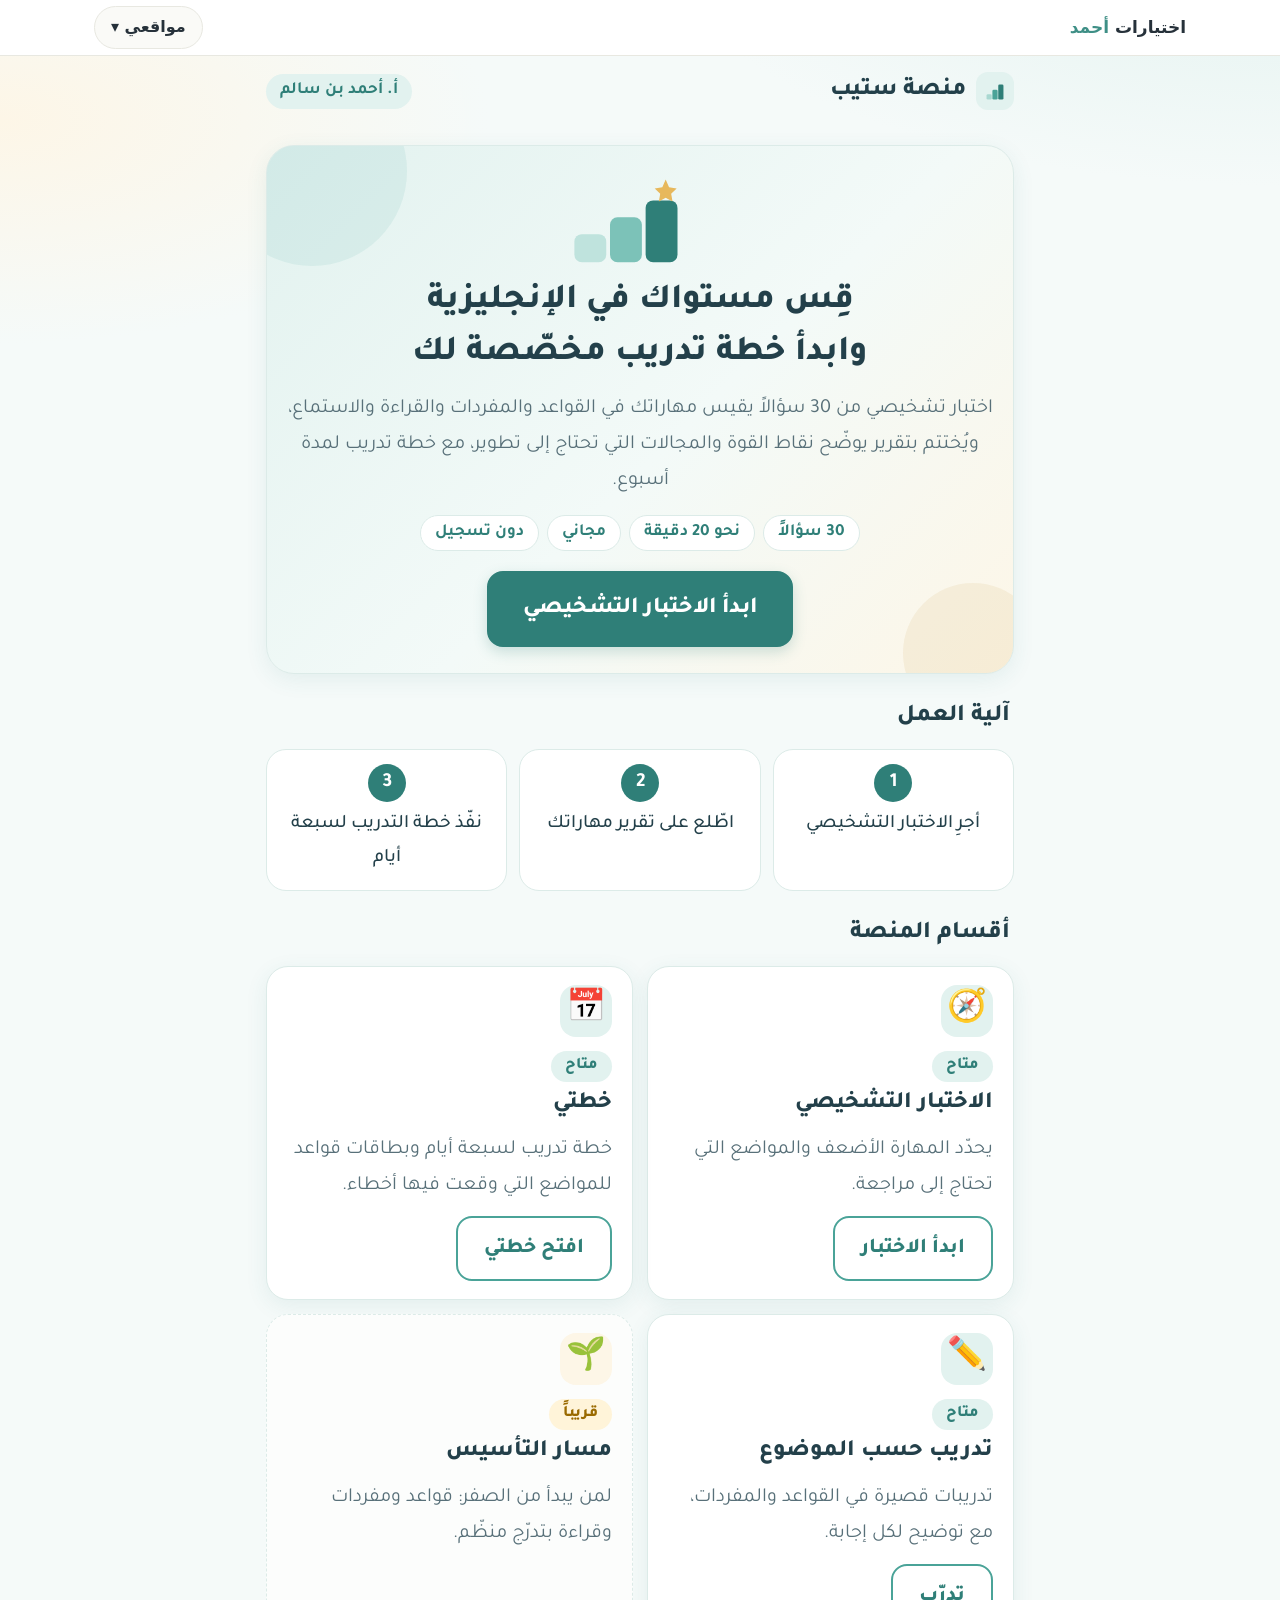
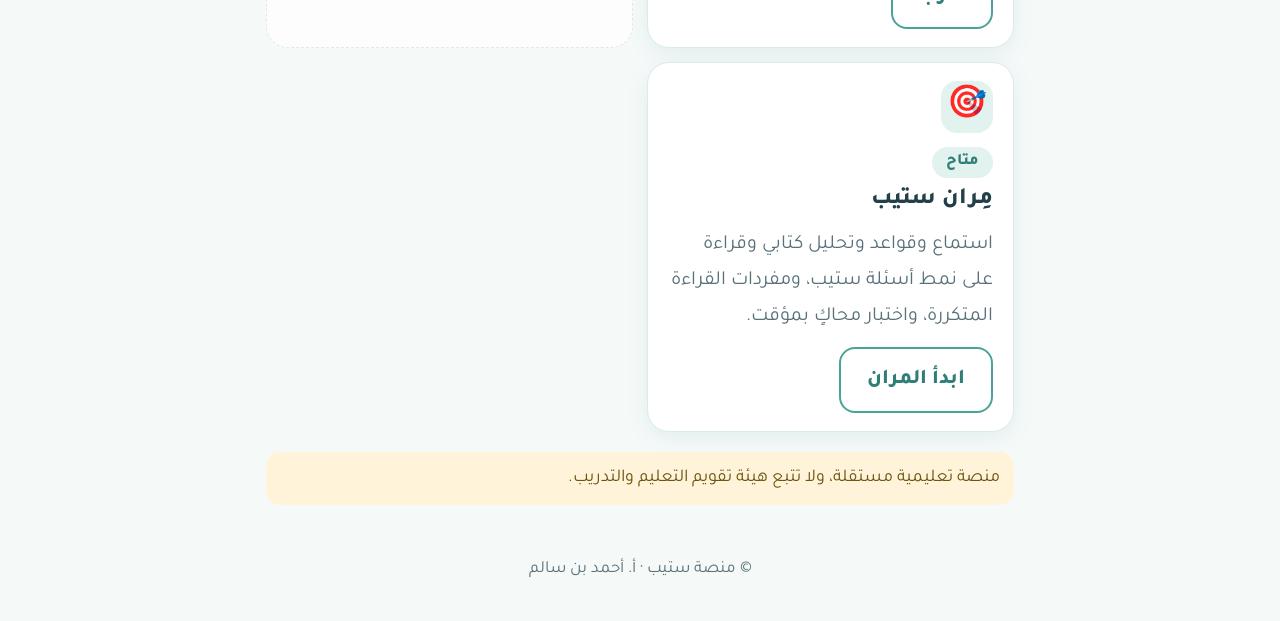
<file: index.html>
<!doctype html>
<html lang="ar" dir="rtl"><head><meta charset="utf-8"><meta name="viewport" content="width=device-width,initial-scale=1">
<title>منصة ستيب · تأسيس وتدريب</title>
<meta name="description" content="اختبار تشخيصي مجاني يقيس مستواك في اللغة الإنجليزية، ويزوّدك بتقرير مفصّل وخطة تدريب أسبوعية مخصّصة.">
<meta name="theme-color" content="#e2f2ef">
<link rel="stylesheet" href="assets/style.css"></head><body>
<header class="top"><a href="./">منصة ستيب</a><small>أ. أحمد بن سالم</small></header>
<main class="wrap">
<section class="hero">
<svg class="stairs" viewBox="0 0 160 100" aria-hidden="true">
<rect x="10" y="62" width="34" height="30" rx="8" fill="#bfe3dd"/>
<rect x="48" y="44" width="34" height="48" rx="8" fill="#7cc2b8"/>
<rect x="86" y="26" width="34" height="66" rx="8" fill="#2f7f78"/>
<path d="M126 22l4 9 9 1.5-6.5 6.2 1.6 9.3-8.1-4.5-8.1 4.5 1.6-9.3-6.5-6.2 9-1.5z" fill="#e7b85c" transform="translate(-6 -16) scale(.9)"/>
</svg>
<h1>قِس مستواك في الإنجليزية<br>وابدأ خطة تدريب مخصّصة لك</h1>
<p>اختبار تشخيصي من 30 سؤالاً يقيس مهاراتك في القواعد والمفردات والقراءة والاستماع، ويُختتم بتقرير يوضّح نقاط القوة والمجالات التي تحتاج إلى تطوير، مع خطة تدريب لمدة أسبوع.</p>
<div class="chips"><span class="chip">30 سؤالاً</span><span class="chip">نحو 20 دقيقة</span><span class="chip">مجاني</span><span class="chip">دون تسجيل</span></div>
<a class="btn big" href="test.html">ابدأ الاختبار التشخيصي</a>
</section>

<h2 class="sec-title">آلية العمل</h2>
<div class="how">
<div><b>1</b><span>أجرِ الاختبار التشخيصي</span></div>
<div><b>2</b><span>اطّلع على تقرير مهاراتك</span></div>
<div><b>3</b><span>نفّذ خطة التدريب لسبعة أيام</span></div>
</div>

<h2 class="sec-title">أقسام المنصة</h2>
<div class="grid two">
<a class="card" href="test.html" style="text-decoration:none;color:inherit"><div class="ico">🧭</div><span class="tag">متاح</span><h3>الاختبار التشخيصي</h3><p>يحدّد المهارة الأضعف والمواضع التي تحتاج إلى مراجعة.</p><span class="btn sec">ابدأ الاختبار</span></a>
<a class="card" href="plan.html" style="text-decoration:none;color:inherit"><div class="ico">📅</div><span class="tag">متاح</span><h3>خطتي</h3><p>خطة تدريب لسبعة أيام وبطاقات قواعد للمواضع التي وقعت فيها أخطاء.</p><span class="btn sec">افتح خطتي</span></a>
<a class="card" href="practice.html" style="text-decoration:none;color:inherit"><div class="ico">✏️</div><span class="tag">متاح</span><h3>تدريب حسب الموضوع</h3><p>تدريبات قصيرة في القواعد والمفردات، مع توضيح لكل إجابة.</p><span class="btn sec">تدرّب</span></a>
<div class="card soonc"><div class="ico">🌱</div><span class="tag soon">قريباً</span><h3>مسار التأسيس</h3><p>لمن يبدأ من الصفر: قواعد ومفردات وقراءة بتدرّج منظّم.</p></div>
<a class="card" href="drill/" style="text-decoration:none;color:inherit"><div class="ico">🎯</div><span class="tag">متاح</span><h3>مِران ستيب</h3><p>استماع وقواعد وتحليل كتابي وقراءة على نمط أسئلة ستيب، ومفردات القراءة المتكررة، واختبار محاكٍ بمؤقت.</p><span class="btn sec">ابدأ المران</span></a>
</div>
<p class="note" style="margin-top:20px">منصة تعليمية مستقلة، ولا تتبع هيئة تقويم التعليم والتدريب.</p>
</main>
<footer>© منصة ستيب · أ. أحمد بن سالم</footer>
<script src="assets/ahmed-shell.js"></script><script src="assets/counter.js"></script></body></html>
</file>
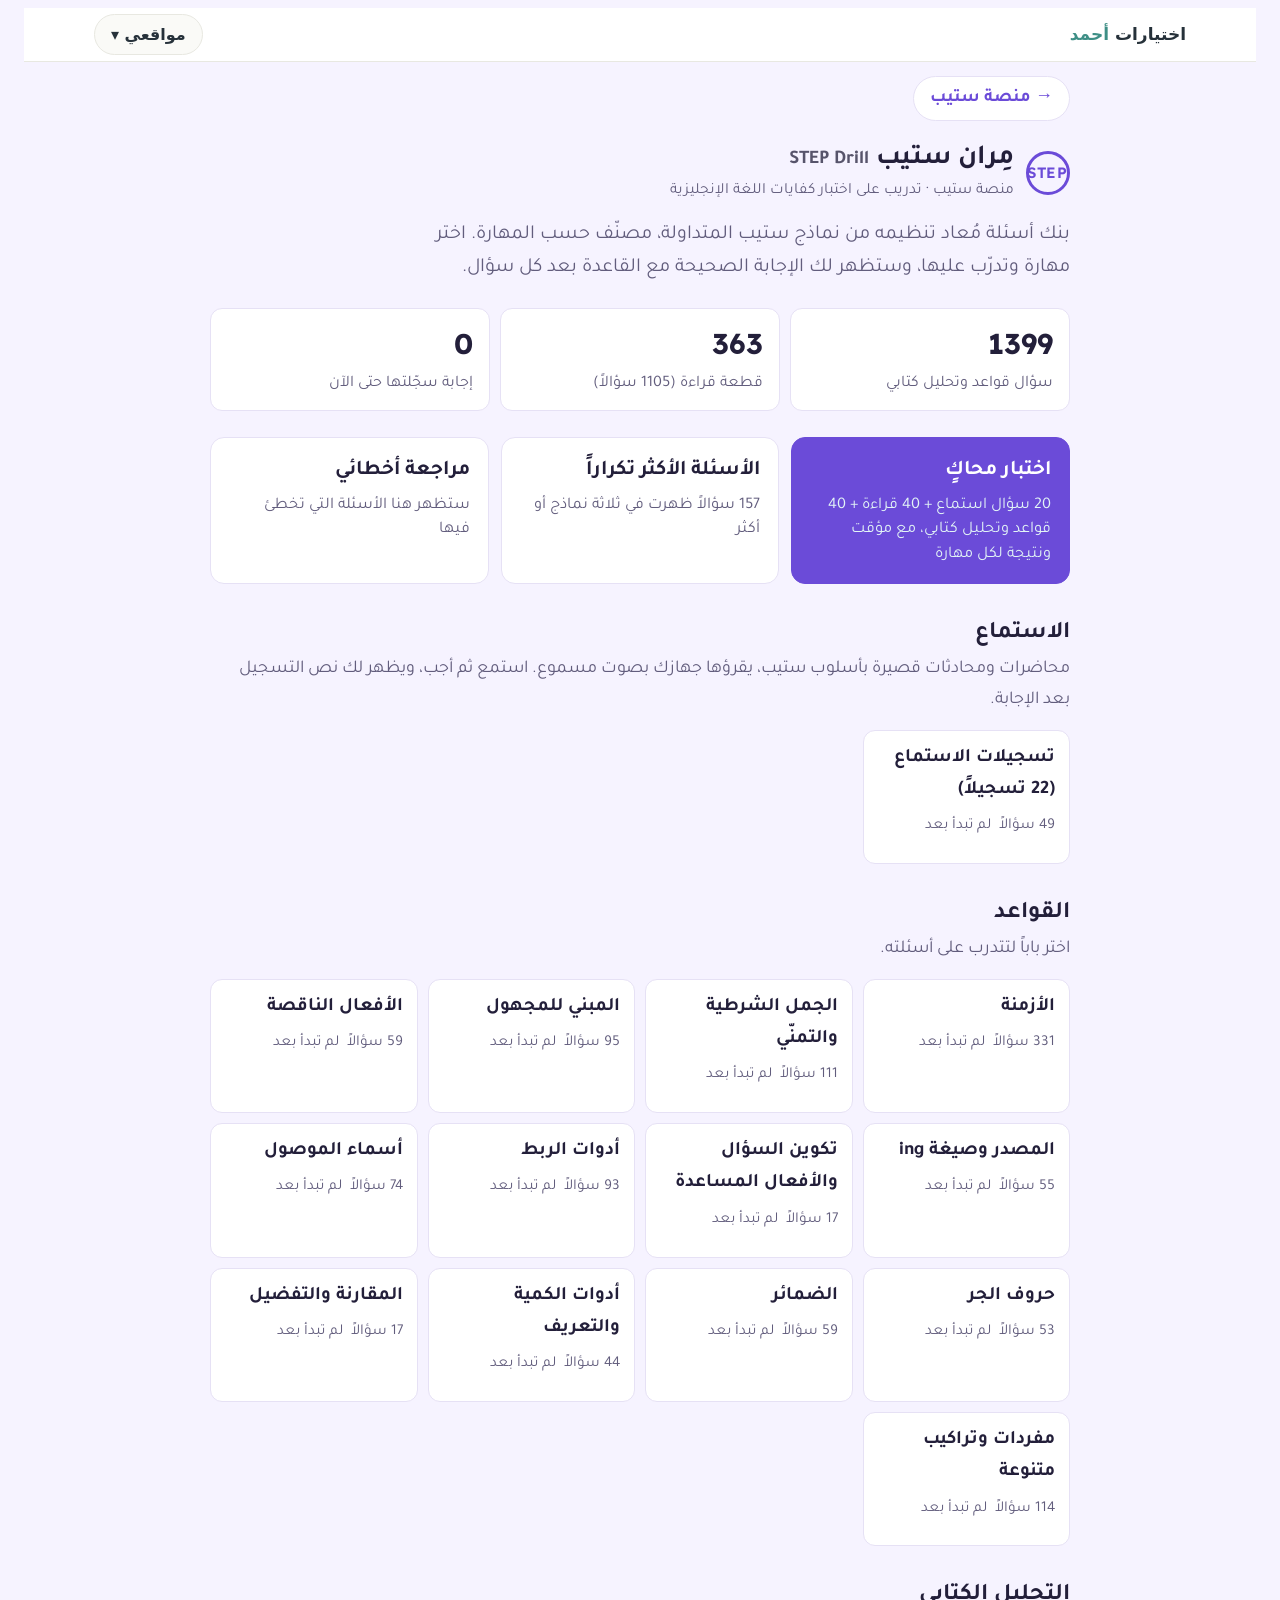
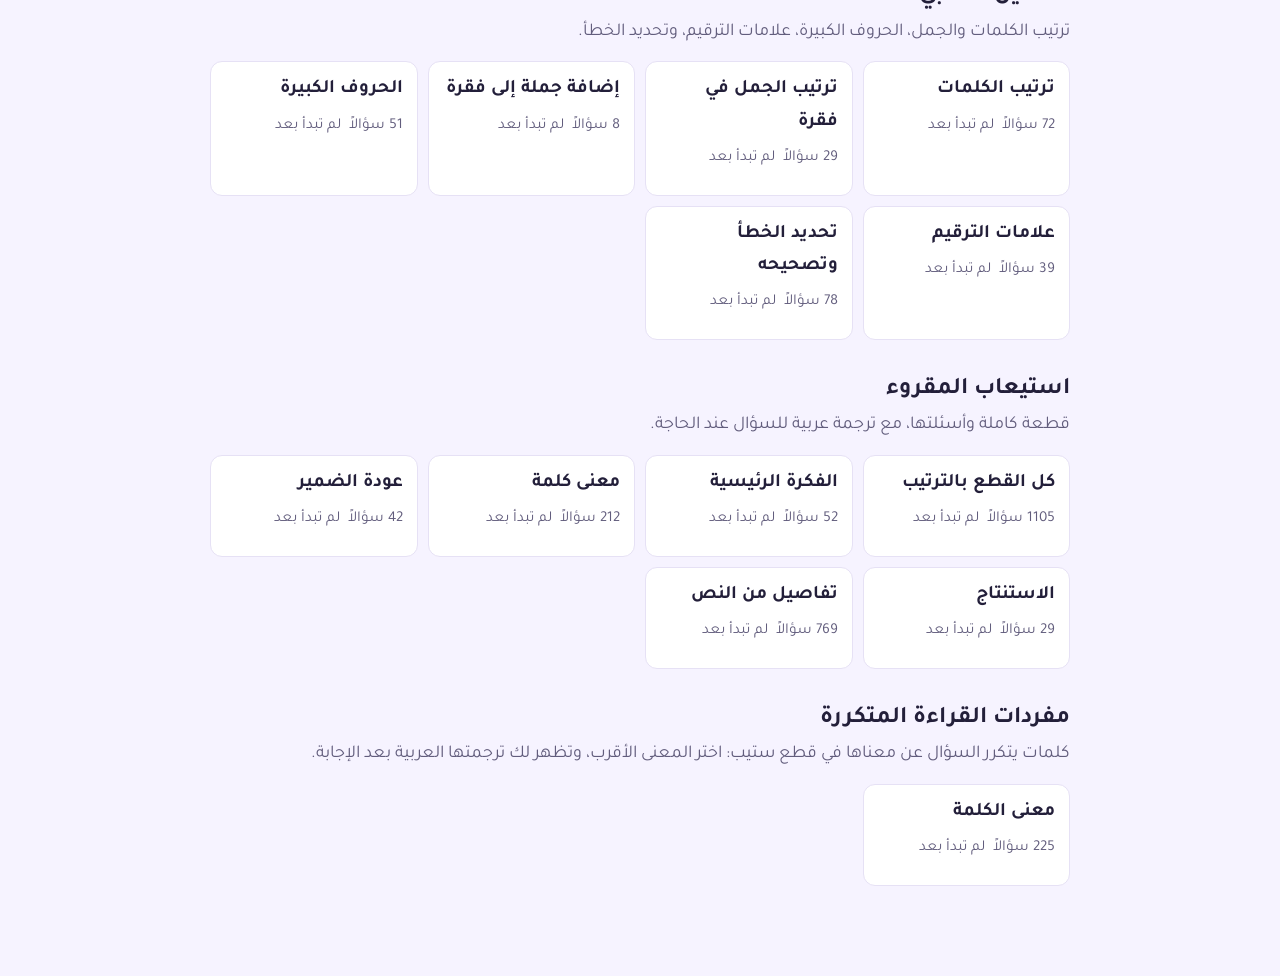
<file: drill/index.html>
<!doctype html>
<html lang="ar" dir="rtl" data-theme="light">
<head>
<meta charset="utf-8">
<meta name="apple-mobile-web-app-title" content="English Club">
<meta name="apple-mobile-web-app-capable" content="yes">
<meta name="mobile-web-app-capable" content="yes">

<meta name="viewport" content="width=device-width,initial-scale=1,viewport-fit=cover">
<title>مِران ستيب · STEP Drill</title>
<meta name="description" content="مِران ستيب: بنك تدريبي مستقل لاختبار ستيب — قواعد وتحليل كتابي وقراءة واختبار محاكٍ.">
<meta name="theme-color" content="#F6F3FF">
<link rel="stylesheet" href="https://fonts.googleapis.com/css2?family=Tajawal:wght@400;500;700;800&family=Lexend:wght@400;500;600&display=swap" media="print" onload="this.media='all'">
<style>
/* Layout: an answer-sheet notebook — one centred column, option letters drawn as OMR bubbles, soft paper tones (single light theme by the teacher's preference). */
:root{
  --paper:#F6F3FF; --sheet:#FFFFFF; --ink:#231f3a; --ink-soft:#625d7d; --line:#e6e1f5;
  --accent:#6B4BD8; --accent-soft:#EEE9FF; --sun:#FFF4D6;
  --good:#16855F; --good-soft:#E3F7EE; --bad:#C9472B; --bad-soft:#FDECE7;
  --ar:Tajawal, "Segoe UI", Tahoma, sans-serif;
  --en:"Lexend", "Segoe UI", Arial, sans-serif;
  color-scheme:light;
}
*{box-sizing:border-box}
html{font-size:19px}
body{background:var(--paper);color:var(--ink);font-family:var(--ar);line-height:1.7;
  padding-left:max(16px,env(safe-area-inset-left,0px));padding-right:max(16px,env(safe-area-inset-right,0px));padding-block:0 48px}
.wrap{max-width:860px;margin:0 auto}
button{font:inherit;color:inherit;cursor:pointer}
button:focus-visible,a:focus-visible,select:focus-visible{outline:3px solid var(--accent);outline-offset:2px}
h1,h2,h3{text-wrap:balance;line-height:1.35;margin:0}
.en{font-family:var(--en);direction:ltr;text-align:left;unicode-bidi:isolate}

/* header */
header.top{display:flex;align-items:center;justify-content:space-between;gap:12px;padding-block:20px 8px;flex-wrap:wrap}
.brand{display:flex;align-items:center;gap:12px}
.brand .mark{width:44px;height:44px;border-radius:50%;border:3px solid var(--accent);display:grid;place-items:center;font-family:var(--en);font-weight:600;color:var(--accent);font-size:15px;letter-spacing:.5px}
.brand h1{font-size:1.45rem;font-weight:700}
.brand small{display:block;color:var(--ink-soft);font-size:.82rem;font-weight:400}
.home-btn{background:none;border:1.5px solid var(--line);border-radius:999px;padding:6px 16px;font-size:.9rem;color:var(--ink-soft)}
.home-btn:hover{border-color:var(--accent);color:var(--accent)}

/* home */
.intro{font-size:1.05rem;color:var(--ink-soft);max-width:62ch;margin:6px 0 22px}
.stats-row{display:flex;gap:10px;flex-wrap:wrap;margin-bottom:26px}
.stat{background:var(--sheet);border:1px solid var(--line);border-radius:12px;padding:10px 16px;min-width:120px;flex:1}
.stat b{display:block;font-size:1.5rem;font-family:var(--en);font-variant-numeric:tabular-nums;color:var(--ink)}
.stat span{font-size:.85rem;color:var(--ink-soft)}
.quick{display:grid;grid-template-columns:repeat(auto-fit,minmax(230px,1fr));gap:12px;margin-bottom:34px}
.quick button{background:var(--sheet);border:1.5px solid var(--line);border-radius:14px;padding:16px 18px;text-align:right;display:flex;flex-direction:column;gap:4px}
.quick button:hover{border-color:var(--accent)}
.quick button.primary{background:var(--accent);border-color:var(--accent);color:#fff}
.quick button.primary small{color:#E3F5F6}
.quick b{font-size:1.1rem}
.quick small{color:var(--ink-soft);font-size:.86rem;line-height:1.5}
section.block{margin-bottom:34px}
section.block h2{font-size:1.25rem;margin-bottom:4px}
section.block p.sub{color:var(--ink-soft);margin:0 0 14px;font-size:.95rem}
.cats{display:grid;grid-template-columns:repeat(auto-fill,minmax(200px,1fr));gap:10px}
.cat{background:var(--sheet);border:1px solid var(--line);border-radius:12px;padding:12px 14px;text-align:right;display:flex;flex-direction:column;gap:6px}
.cat:hover{border-color:var(--accent);background:var(--accent-soft)}
.cat .nm{font-weight:600;font-size:1rem}
.cat .meta{display:flex;justify-content:space-between;align-items:center;font-size:.8rem;color:var(--ink-soft);gap:8px}
.bar{height:6px;border-radius:99px;background:var(--line);overflow:hidden}
.bar i{display:block;height:100%;background:var(--good);border-radius:99px}
.note{background:var(--sheet);border:1px dashed var(--line);border-radius:12px;padding:14px 18px;font-size:.88rem;color:var(--ink-soft)}

/* practice */
.ptop{display:flex;align-items:center;justify-content:space-between;gap:12px;flex-wrap:wrap;margin:10px 0 14px}
.ptop h2{font-size:1.2rem}
.chip{display:inline-flex;align-items:center;gap:6px;font-size:.8rem;padding:3px 10px;border-radius:999px;background:var(--accent-soft);color:var(--accent);font-weight:500}
.chip.hot{background:var(--sun);color:#8A6A00}
.progress{font-family:var(--en);font-variant-numeric:tabular-nums;color:var(--ink-soft);font-size:.95rem}
.qcard{background:var(--sheet);border:1px solid var(--line);border-radius:16px;padding:22px 22px 18px}
.qmeta{display:flex;gap:8px;flex-wrap:wrap;margin-bottom:12px}
.stem{font-size:1.3rem;line-height:1.75;white-space:pre-line;margin-bottom:18px;overflow-wrap:anywhere}
.stem u{text-decoration-thickness:2px;text-underline-offset:4px;text-decoration-color:var(--accent)}
.stem .blank{display:inline-block;min-width:4.5em;border-bottom:2.5px solid var(--ink-soft);margin:0 2px;transform:translateY(-4px)}
.qar{font-family:var(--ar);direction:rtl;text-align:right;color:var(--ink-soft);font-size:1rem;margin:-8px 0 14px}
.opts{display:flex;flex-direction:column;gap:10px}
.opt{display:flex;align-items:flex-start;gap:14px;background:var(--paper);border:1.5px solid var(--line);border-radius:12px;padding:12px 14px;text-align:left;font-size:1.15rem;line-height:1.6;width:100%}
.opt:hover:not([disabled]){border-color:var(--accent)}
.opt .bub{flex:none;width:34px;height:34px;border-radius:50%;border:2px solid var(--ink-soft);display:grid;place-items:center;font-weight:600;font-size:.95rem;color:var(--ink-soft);font-family:var(--en);margin-top:1px}
.opt .tx{flex:1;min-width:0;overflow-wrap:anywhere}
.opt.right{background:var(--good-soft);border-color:var(--good)}
.opt.right .bub{background:var(--good);border-color:var(--good);color:#fff}
.opt.wrong{background:var(--bad-soft);border-color:var(--bad)}
.opt.wrong .bub{background:var(--bad);border-color:var(--bad);color:#fff}
.opt.picked .bub{background:var(--ink-soft);border-color:var(--ink-soft);color:#fff}
.opt[disabled]{cursor:default}
.feedback{margin-top:16px;border-radius:12px;padding:14px 16px;font-size:1rem}
.feedback.ok{background:var(--good-soft)}
.feedback.no{background:var(--bad-soft)}
.feedback b.v{display:block;font-size:1.05rem;margin-bottom:4px}
.feedback .why{border-radius:10px;padding:10px 14px;margin-top:10px;font-size:1.08rem;line-height:1.8;background:#fff}
.feedback .why b{display:block;margin-bottom:2px}
.feedback .why.bad{border-inline-start:5px solid var(--bad)}
.feedback .why.bad b{color:var(--bad)}
.feedback .why.good{border-inline-start:5px solid var(--good)}
.feedback .why.good b{color:var(--good)}
.feedback .why .en{font-weight:600}
.feedback .clue{background:var(--sun);border-radius:8px;padding:8px 12px;margin-top:8px}
details.rule{margin-top:10px;background:var(--sheet);border:1px solid var(--line);border-radius:10px;padding:8px 14px}
details.rule summary{cursor:pointer;font-weight:600;color:var(--accent)}
details.rule ul{margin:8px 0 4px;padding-inline-start:20px}
details.rule li{margin-bottom:4px}
.navrow{direction:ltr;display:flex;justify-content:space-between;gap:10px;margin-top:16px;flex-wrap:wrap}
.btn{border:none;border-radius:12px;padding:11px 22px;font-weight:600;font-size:1rem;background:var(--accent);color:#fff}
.btn.ghost{background:none;border:1.5px solid var(--line);color:var(--ink-soft)}
.btn.ghost:hover{border-color:var(--accent);color:var(--accent)}
.btn[disabled]{opacity:.45;cursor:default}

/* reading */
.rgrid{display:grid;grid-template-columns:1fr;gap:16px}
@media (min-width:980px){.wrap.wide{max-width:1240px}.rgrid{grid-template-columns:1.05fr 1fr;align-items:start}.passage{position:sticky;top:12px;max-height:calc(100vh - 24px);overflow:auto}}
.passage{background:var(--sheet);border:1px solid var(--line);border-radius:16px;padding:18px 22px}
.passage h3{font-size:1rem;color:var(--ink-soft);font-weight:500;margin-bottom:8px}
.passage .en p{font-size:1.1rem;line-height:1.85;margin:0 0 12px}
.passage details summary{cursor:pointer;color:var(--accent);font-weight:600}
.tip{font-size:.9rem;color:var(--ink-soft);background:var(--accent-soft);border-radius:10px;padding:8px 12px;margin-bottom:12px}

/* results */
.result{background:var(--sheet);border:1px solid var(--line);border-radius:16px;padding:24px}
.score{font-family:var(--en);font-size:3rem;font-weight:600;font-variant-numeric:tabular-nums;color:var(--accent);line-height:1.1}
.rows{display:flex;flex-direction:column;gap:10px;margin:18px 0}
.rowc{display:grid;grid-template-columns:minmax(0,1fr) 80px;gap:12px;align-items:center}
.rowc .bar{height:10px}
.rowc span{font-family:var(--en);font-variant-numeric:tabular-nums;text-align:left}
.timer{font-family:var(--en);font-variant-numeric:tabular-nums;color:var(--ink-soft)}
.empty{text-align:center;padding:40px 16px;color:var(--ink-soft)}
footer{margin-top:40px;font-size:.8rem;color:var(--ink-soft);text-align:center;line-height:1.8}
@media (max-width:520px){html{font-size:17px}.qcard{padding:16px 14px}.stem{font-size:1.2rem}.opt{font-size:1.08rem}}
@media (prefers-reduced-motion:no-preference){.opt{transition:border-color .15s,background .15s}}

.back{display:inline-flex;align-items:center;gap:6px;text-decoration:none;color:var(--accent);font-weight:700;background:#fff;border:1px solid var(--line);border-radius:999px;padding:6px 16px;font-size:.95rem;margin-top:14px}
</style>
</head>
<body>

<div class="wrap" id="app" dir="rtl"></div>

<script src="data.js"></script>
<script src="listening.js"></script>
<script src="explain.js"></script>
<script>
const D = window.STEP_DATA;
const CATS = {
  tenses:'الأزمنة', conditionals:'الجمل الشرطية والتمنّي', passive:'المبني للمجهول', modals:'الأفعال الناقصة',
  gerund_inf:'المصدر وصيغة ing', questions:'تكوين السؤال والأفعال المساعدة', conjunctions:'أدوات الربط',
  relative:'أسماء الموصول', prepositions:'حروف الجر', pronouns:'الضمائر', quantifiers:'أدوات الكمية والتعريف',
  comparatives:'المقارنة والتفضيل', vocab:'مفردات وتراكيب متنوعة',
  word_order:'ترتيب الكلمات', paragraph_order:'ترتيب الجمل في فقرة', add_clause:'إضافة جملة إلى فقرة',
  capitalization:'الحروف الكبيرة', punctuation:'علامات الترقيم', error_id:'تحديد الخطأ وتصحيحه'
};
const GRAMMAR_CATS = ['tenses','conditionals','passive','modals','gerund_inf','questions','conjunctions','relative','prepositions','pronouns','quantifiers','comparatives','vocab'];
const ANALYSIS_CATS = ['word_order','paragraph_order','add_clause','capitalization','punctuation','error_id'];
const RTYPES = {main:'الفكرة الرئيسية', vocab:'معنى كلمة', ref:'عودة الضمير', infer:'الاستنتاج', detail:'تفاصيل من النص', not:'ما لم يُذكر'};

const RULES = {
  tenses:['ابحث أولاً عن كلمة الزمن في الجملة، فهي مفتاح الإجابة.',
    'الماضي البسيط (V2): yesterday / ago / last week / in 2010.',
    'المضارع المستمر (am/is/are + V-ing): now / right now / at the moment / Look!',
    'المضارع التام (have/has + V3): already / yet / just / ever / never / since / for.',
    'الماضي المستمر (was/were + V-ing): حدث كان جارياً حين قطعه حدث آخر بالماضي البسيط (when / while).',
    'الماضي التام (had + V3): الحدث الأسبق من حدثين في الماضي، ومعه غالباً by the time / before / after.',
    'بعد when / after / as soon as في جملة عن المستقبل نستخدم المضارع البسيط لا will.'],
  conditionals:['النوع الأول: If + مضارع بسيط ← will + فعل. (If it rains, I will stay.)',
    'النوع الثاني: If + ماضٍ بسيط ← would + فعل. (If I were rich, I would travel.)',
    'النوع الثالث: If + had + V3 ← would have + V3.',
    'مع I wish / If only للحاضر نستخدم الماضي (were)، وللماضي نستخدم had + V3.',
    'unless تعني if ... not.'],
  passive:['المبني للمجهول = be (بزمن الجملة) + التصريف الثالث V3.',
    'إذا كان الفاعل غير مذكور أو مجهولاً (by someone) فالجملة غالباً مبنية للمجهول.',
    'مثال: The book was written in 1603. / The pizza is going to be delivered.',
    'بعد الأفعال الناقصة: can / should / must + be + V3.'],
  modals:['بعد الأفعال الناقصة يأتي الفعل في المصدر بدون to: must go، لا must to go.',
    'must / have to: الوجوب. had to: الوجوب في الماضي.',
    'could: القدرة في الماضي أو طلب مهذب. would you ...? طلب مهذب.',
    'might / may: الاحتمال. should: النصيحة.',
    'must have + V3: استنتاج مؤكد عن الماضي.'],
  gerund_inf:['بعد حروف الجر يأتي الفعل بصيغة ing: after graduating، interested in learning.',
    'أفعال يتبعها ing: enjoy, finish, stop, keep, avoid, mind, suggest.',
    'أفعال يتبعها to + فعل: want, decide, hope, plan, need, agree, ask someone to.',
    'stop + ing = توقف عن الفعل. stop + to = توقف لكي يفعل شيئاً.',
    'make / let + مفعول + فعل بدون to: let him stay.'],
  questions:['الفعل المساعد يتبع زمن الجملة: Do / Does للمضارع، Did للماضي.',
    'بعد do / does / did يأتي الفعل في المصدر: Did you remember...?',
    'في السؤال غير المباشر (I don\'t know where...) يأتي الترتيب كالجملة الخبرية: where the files are kept.'],
  conjunctions:['because / since: للسبب. so: للنتيجة.',
    'but / however / although / even though: للتناقض. however يسبقها غالباً فاصلة منقوطة.',
    'neither ... nor / either ... or / both ... and: أزواج ثابتة.',
    'in order to + فعل: للغرض. for example: لضرب مثال. in addition: للإضافة.'],
  relative:['who: للعاقل (فاعل). whom: للعاقل (مفعول به). which: لغير العاقل.',
    'whose: للملكية (The boy whose bike...). where: للمكان.',
    'لا نكرر الضمير بعد اسم الموصول: who works، لا who he works.'],
  prepositions:['in: الشهور والسنوات والمدن وأجزاء اليوم (in May, in the evening).',
    'on: الأيام والتواريخ (on Monday). at: الوقت المحدد والأماكن الدقيقة (at 7 PM, at night).',
    'for + مدة (for three years). since + نقطة بداية (since 2005).'],
  pronouns:['ضمائر الفاعل: I, he, she, we, they. ضمائر المفعول: me, him, her, us, them.',
    'ضمائر الملكية المستقلة: mine, yours, his, hers, ours, theirs (a friend of mine).',
    'الضمائر الانعكاسية: myself, yourself, themselves... ولا وجود لـ theirselves.',
    'each other: كل منهما للآخر.'],
  quantifiers:['many / a few / few: مع المعدود (friends, pages).',
    'much / a little / little: مع غير المعدود (money, experience, water).',
    'a lot of / lots of: مع النوعين. any: في النفي والسؤال غالباً.',
    'the: لشيء محدد معروف للطرفين.'],
  comparatives:['المقارنة بين اثنين: صفة + er + than أو more + صفة + than.',
    'التفضيل: the + صفة + est أو the most + صفة.',
    'المساواة: as + صفة + as.',
    'لا نجمع بين more و er: earlier، لا more earlier.'],
  vocab:['اقرأ الجملة كاملة قبل النظر في الخيارات.',
    'جرّب وضع كل خيار في الفراغ واقرأ الجملة بصوت داخلي.',
    'انتبه للكلمات المصاحبة الثابتة مثل: look after, interested in, too ... to.'],
  word_order:['ابدأ بالخيار الذي يبدو طبيعياً: فاعل ← فعل ← مفعول ← مكان ← زمان.',
    'استبعد الخيارات التي تفصل الفعل عن مفعوله أو تبدأ بأداة ربط بلا معنى.',
    'العبارة الوصفية تأتي بجوار الاسم الذي تصفه مباشرة.'],
  paragraph_order:['ابحث عن الجملة الافتتاحية: تقدّم الشخص أو الموضوع ولا تحتوي على ضمير يعود على شيء سابق.',
    'كلمات التسلسل تدلك على الترتيب: First / To start ← Then ← Eventually / Finally.',
    'الضمائر (he, she, it) تأتي بعد ذكر الاسم.'],
  add_clause:['اقرأ الجملة المطلوب إضافتها وحدد علاقتها: سبب؟ زمن؟ نتيجة؟',
    'ضعها مع كل جملة في الفقرة واختر الأنسب معنى.'],
  capitalization:['تبدأ بحرف كبير: بداية الجملة، الضمير I، أسماء الأشخاص والأماكن والدول واللغات والجنسيات.',
    'الأيام والشهور: Monday, August. أما الفصول فلا: summer, winter.',
    'الألقاب قبل الاسم: Mr., Doctor, Princess Layla. وأسماء المؤسسات: King Saud University.',
    'المواد الدراسية لا تبدأ بحرف كبير إلا اللغات: math, chemistry, English.'],
  punctuation:['الفاصلة بعد العبارة الافتتاحية: After school ended, we...',
    'الفاصلة المنقوطة قبل however وبين جملتين مستقلتين.',
    'الفاصلة العليا للملكية: Ali\'s car، وللاختصار: doesn\'t, who\'s.',
    'علامة الاستفهام للسؤال، وعلامة التعجب بعد What a ...!'],
  error_id:['اقرأ الجملة كاملة وابحث عن خطأ في: الزمن، توافق الفعل مع الفاعل، صيغة الفعل، الجمع.',
    'أخطاء متكررة: he have ← has، childs ← children، like run ← like running، explained me ← explained to me.',
    'تكرار الضمير بعد الفاعل خطأ: My father he gave ← My father gave.']
};
const RTIPS = {
  main:'اقرأ الجملة الأولى من كل فقرة، فالفكرة الرئيسية تشمل النص كله لا تفصيلاً واحداً.',
  vocab:'ارجع إلى الكلمة في الفقرة المذكورة، واستبدلها بكل خيار، واختر ما يحافظ على المعنى.',
  ref:'الضمير يعود غالباً على أقرب اسم مناسب قبله في الجملة نفسها أو السابقة.',
  infer:'الإجابة غير مكتوبة حرفياً، لكنها تُفهم من النص. استبعد ما يناقضه.',
  detail:'خذ كلمة مميزة من السؤال (اسم، رقم، تاريخ) وابحث عنها في النص.',
  not:'تحقق من كل خيار في النص، والخيار الذي لا تجده هو الإجابة.'
};

/* ---------- storage (per student, in this browser) ---------- */
const store = {
  get(k, d){ try{ const v = localStorage.getItem('step.'+k); return v ? JSON.parse(v) : d; }catch(e){ return d; } },
  set(k, v){ try{ localStorage.setItem('step.'+k, JSON.stringify(v)); }catch(e){} }
};
let stats = store.get('stats', {});     // key -> [right, total]
let wrongs = store.get('wrongs', {});   // qkey -> 1
// Honor-board points: each question answered right counts once (step.ok = {qkey: 1}), 7 points + the streak bonus 🔥.
let okKeys = store.get('ok', {});
function record(key, cat, ok){
  const s = stats[cat] || [0,0]; s[1]++; if(ok) s[0]++; stats[cat] = s;
  if(ok) delete wrongs[key]; else wrongs[key] = 1;
  const fresh = ok && !okKeys[key]; if(fresh){ okKeys = store.get('ok', okKeys); okKeys[key] = 1; store.set('ok', okKeys); }
  store.set('stats', stats); store.set('wrongs', wrongs);
  if(window.clubCombo) window.clubCombo.hit(ok, fresh);
  return fresh;
}

/* ---------- question model ---------- */
const G = D.g.map((q,i)=>({key:'g'+i, kind:'g', cat:q[0], stem:q[1], options:q[2], answer:q[3], freq:q[4], hint:q[5]}));
const R = D.r.map((p,i)=>({key:'p'+i, title:p[0], paras:p[1], freq:p[2],
  qs:p[3].map((q,j)=>({key:'p'+i+'.'+j, kind:'r', pi:i, cat:'r_'+q[4], rtype:q[4], stem:q[0], ar:q[1], options:q[2], answer:q[3], freq:q[5]}))}));
const RQ = R.flatMap(p=>p.qs);
const LR = (window.STEP_LISTEN||[]);
const LQ = LR.flatMap((r,ri)=>r.q.map((q,j)=>({key:'l'+ri+'.'+j, kind:'l', ri, cat:'listen', stem:q[0], options:q[1], answer:q[2], freq:1, hint:''})));
/* speech */
let VOICES = [];
function loadVoices(){ try{ VOICES = speechSynthesis.getVoices().filter(v=>/^en[-_]/i.test(v.lang)); }catch(e){} }
try{ loadVoices(); speechSynthesis.onvoiceschanged = loadVoices; }catch(e){}
function pickVoice(n){ if(!VOICES.length) return null; const us = VOICES.filter(v=>/en[-_]US/i.test(v.lang)); const pool = us.length>1?us:VOICES; return pool[n % pool.length]; }
let speakingRi = null;
function stopSpeech(){ try{ speechSynthesis.cancel(); }catch(e){} speakingRi = null; const b=document.getElementById('playBtn'); if(b) b.textContent='▶ استمع إلى التسجيل'; }
function playRec(ri, rate){
  try{ speechSynthesis.cancel(); }catch(e){}
  const r = LR[ri]; if(!r || !window.speechSynthesis){ alertNoTTS(); return; }
  speakingRi = ri; const b=document.getElementById('playBtn'); if(b) b.textContent='⏸ إيقاف';
  r.L.forEach((ln,i)=>{
    const u = new SpeechSynthesisUtterance(ln[1]);
    u.lang = 'en-US'; u.rate = rate||0.95;
    const v = pickVoice(ln[0]); if(v) u.voice = v;
    if(r.k==='conv' && ln[0]===1 && (!v || VOICES.length<2)) u.pitch = 1.35;
    if(i===r.L.length-1) u.onend = ()=>{ if(speakingRi===ri) stopSpeech(); };
    speechSynthesis.speak(u);
  });
}
function alertNoTTS(){ const n=document.getElementById('ttsNote'); if(n) n.hidden=false; }

const WB = (window.STEP_WORDS||[]).map((w,i)=>({w:w[0], m:w[1], ar:w[2], i}));
function wordQ(x){
  const others = shuffle(WB.filter(y=>y.m!==x.m)).slice(0,3).map(y=>y.m);
  const opts = shuffle([x.m, ...others]);
  return {key:'w'+x.i, kind:'w', cat:'words', stem:'The word “'+x.w+'” is closest in meaning to ______', options:opts, answer:opts.indexOf(x.m), freq:1, hint:'«'+x.w+'» = '+x.ar+' ('+x.m+')'};
}
const BYKEY = Object.fromEntries([...G, ...RQ, ...LQ].map(q=>[q.key,q]));
WB.forEach(x=>{ BYKEY['w'+x.i] = wordQ(x); });

function shuffle(a){ a=a.slice(); for(let i=a.length-1;i>0;i--){const j=Math.floor(Math.random()*(i+1));[a[i],a[j]]=[a[j],a[i]];} return a; }
const esc = s => String(s).replace(/[&<>"]/g, c=>({'&':'&amp;','<':'&lt;','>':'&gt;','"':'&quot;'}[c]));
const $ = s => document.querySelector(s);
const app = $('#app');

function stemHTML(q){
  let h = esc(q.stem).replace(/_{3,}/g, '<span class="blank"></span>');
  if(q.cat === 'error_id' && !/replace/i.test(q.stem)){
    const seen = new Set();
    q.options.map(o=>o.replace(/[.\s]+$/,'')).sort((a,b)=>b.length-a.length).forEach(o=>{
      if(o.length < 2 || seen.has(o)) return; seen.add(o);
      const re = new RegExp('(^|[^\\w>])(' + esc(o).replace(/[.*+?^${}()|[\]\\]/g,'\\$&') + ')(?![\\w<])', 'i');
      h = h.replace(re, (m,a,b)=>a+'<u>'+b+'</u>');
    });
  }
  return h;
}

/* ---------- views ---------- */
function header(showHome){
  return `<a class="back" href="../">→ منصة ستيب</a><header class="top"><div class="brand"><div class="mark">STEP</div><div><h1>مِران ستيب <span dir="ltr" style="font-size:.7em;opacity:.75">STEP Drill</span></h1><small>منصة ستيب · تدريب على اختبار كفايات اللغة الإنجليزية</small></div></div>${showHome?'<button class="home-btn" id="home">قائمة ستيب</button>':''}</header>`;
}
function catTile(cat, n, label){
  const s = stats[cat]; const pct = s && s[1] ? Math.round(100*s[0]/s[1]) : null;
  return `<button class="cat" data-cat="${cat}"><span class="nm">${label}</span>
    <span class="meta"><span>${n} سؤالاً</span><span>${pct===null?'لم تبدأ بعد':'إتقانك '+pct+'٪'}</span></span>
    <span class="bar"><i style="width:${pct||0}%"></i></span></button>`;
}
function home(){
  app.classList.remove('wide');
  const count = c => G.filter(q=>q.cat===c).length;
  const rcount = t => RQ.filter(q=>q.rtype===t).length;
  const answered = Object.values(stats).reduce((a,s)=>a+s[1],0);
  const nWrong = Object.keys(wrongs).filter(k=>BYKEY[k]).length;
  const nHot = G.filter(q=>q.freq>=3).length;
  app.innerHTML = header(false) + `
  <p class="intro">بنك أسئلة مُعاد تنظيمه من نماذج ستيب المتداولة، مصنّف حسب المهارة. اختر مهارة وتدرّب عليها، وستظهر لك الإجابة الصحيحة مع القاعدة بعد كل سؤال.</p>
  <div class="stats-row">
    <div class="stat"><b>${G.length}</b><span>سؤال قواعد وتحليل كتابي</span></div>
    <div class="stat"><b>${R.length}</b><span>قطعة قراءة (${RQ.length} سؤالاً)</span></div>
    <div class="stat"><b>${answered}</b><span>إجابة سجّلتها حتى الآن</span></div>
  </div>
  <div class="quick">
    <button class="primary" id="mock"><b>اختبار محاكٍ</b><small>20 سؤال استماع + 40 قراءة + 40 قواعد وتحليل كتابي، مع مؤقت ونتيجة لكل مهارة</small></button>
    <button id="hot"><b>الأسئلة الأكثر تكراراً</b><small>${nHot} سؤالاً ظهرت في ثلاثة نماذج أو أكثر</small></button>
    <button id="mistakes" ${nWrong?'':'disabled'}><b>مراجعة أخطائي</b><small>${nWrong?nWrong+' سؤالاً أخطأت فيها':'ستظهر هنا الأسئلة التي تخطئ فيها'}</small></button>
  </div>
  <section class="block"><h2>الاستماع</h2><p class="sub">محاضرات ومحادثات قصيرة بأسلوب ستيب، يقرؤها جهازك بصوت مسموع. استمع ثم أجب، ويظهر لك نص التسجيل بعد الإجابة.</p>
    <div class="cats">${catTile('listen', LQ.length, 'تسجيلات الاستماع ('+LR.length+' تسجيلاً)')}</div></section>
  <section class="block"><h2>القواعد</h2><p class="sub">اختر باباً لتتدرب على أسئلته.</p>
    <div class="cats">${GRAMMAR_CATS.filter(c=>count(c)).map(c=>catTile(c,count(c),CATS[c])).join('')}</div></section>
  <section class="block"><h2>التحليل الكتابي</h2><p class="sub">ترتيب الكلمات والجمل، الحروف الكبيرة، علامات الترقيم، وتحديد الخطأ.</p>
    <div class="cats">${ANALYSIS_CATS.filter(c=>count(c)).map(c=>catTile(c,count(c),CATS[c])).join('')}</div></section>
  <section class="block"><h2>استيعاب المقروء</h2><p class="sub">قطعة كاملة وأسئلتها، مع ترجمة عربية للسؤال عند الحاجة.</p>
    <div class="cats">${catTile('r_all', RQ.length, 'كل القطع بالترتيب')}${Object.keys(RTYPES).filter(t=>rcount(t)>2).map(t=>catTile('r_'+t, rcount(t), RTYPES[t])).join('')}</div></section>
  <section class="block"><h2>مفردات القراءة المتكررة</h2><p class="sub">كلمات يتكرر السؤال عن معناها في قطع ستيب: اختر المعنى الأقرب، وتظهر لك ترجمتها العربية بعد الإجابة.</p>
    <div class="cats">${catTile('words', WB.length, 'معنى الكلمة')}</div></section>`;
  app.querySelectorAll('.cat').forEach(b=>b.onclick=()=>startCat(b.dataset.cat));
  $('#mock').onclick = startMock;
  $('#hot').onclick = ()=>startSession('الأسئلة الأكثر تكراراً', shuffle(G.filter(q=>q.freq>=3)));
  const m = $('#mistakes'); if(m) m.onclick = ()=>startSession('مراجعة أخطائي', shuffle(Object.keys(wrongs).map(k=>BYKEY[k]).filter(Boolean)));
  window.scrollTo(0,0);
}
function startCat(cat){
  if(cat==='listen') return startSession('الاستماع', shuffle(LR.map((r,ri)=>ri)).flatMap(ri=>LQ.filter(q=>q.ri===ri)));
  if(cat==='words') return startSession('مفردات القراءة المتكررة', shuffle(WB).map(wordQ));
  if(cat==='r_all') return startSession('استيعاب المقروء', RQ.slice());
  if(cat.startsWith('r_')){ const t=cat.slice(2); return startSession('استيعاب المقروء: '+RTYPES[t], shuffle(RQ.filter(q=>q.rtype===t))); }
  startSession(CATS[cat], shuffle(G.filter(q=>q.cat===cat)));
}

/* ---------- session ---------- */
let S = null;
function startSession(title, list, mock){
  S = {title, list, i:0, answers:{}, mock:!!mock, t0:Date.now()};
  if(window.clubCombo) window.clubCombo.start('sp', '*', mock ? {quiet:true} : null);
  renderQ();
}
function ruleBox(q){
  if(q.kind==='w') return '';
  if(q.kind==='l') return `<details class="rule"><summary>نص التسجيل</summary><div class="en" style="margin-top:8px">${LR[q.ri].L.map(l=>`<p style="margin:0 0 8px">${LR[q.ri].k==='conv'?'<b>'+(l[0]?'B':'A')+':</b> ':''}${esc(l[1])}</p>`).join('')}</div></details>`;
  if(q.kind==='r') return `<div class="tip"><b>طريقة الحل: </b>${RTIPS[q.rtype]||RTIPS.detail}</div>`;
  const r = RULES[q.cat]; if(!r) return '';
  return `<details class="rule"><summary>قاعدة الباب: ${CATS[q.cat]}</summary><ul>${r.map(x=>`<li>${esc(x)}</li>`).join('')}</ul></details>`;
}
function renderQ(){
  const q = S.list[S.i];
  if(!q){ return finish(); }
  const picked = S.answers[S.i];
  const done = picked !== undefined;
  const showFeedback = done && !S.mock;
  const letters = 'ABCD';
  const opts = q.options.map((o,k)=>{
    let cls = 'opt';
    if(showFeedback){ if(k===q.answer) cls+=' right'; else if(k===picked) cls+=' wrong'; }
    else if(done && k===picked) cls+=' picked';
    return `<button class="${cls} en" data-k="${k}" ${showFeedback?'disabled':''}><span class="bub">${letters[k]}</span><span class="tx">${esc(o)}</span></button>`;
  }).join('');
  let passage = '';
  if(q.kind==='l'){
    const r = LR[q.ri];
    passage = `<div class="passage"><h3>${r.k==='conv'?'محادثة':'محاضرة'} قصيرة — استمع ثم أجب</h3>
      <div style="display:flex;gap:10px;flex-wrap:wrap;align-items:center"><button class="btn" id="playBtn">▶ استمع إلى التسجيل</button>
      <label style="font-size:.9rem;color:var(--ink-soft)">السرعة <select id="rate" style="font:inherit;font-size:.9rem;border:1px solid var(--line);border-radius:8px;padding:4px"><option value="0.95">عادية</option><option value="0.8">أبطأ</option><option value="0.65">بطيئة جداً</option></select></label></div>
      <p id="ttsNote" class="tip" hidden style="margin-top:10px">جهازك لا يدعم القراءة الصوتية. جرّب متصفح Chrome، أو افتح «نص التسجيل» بعد الإجابة.</p></div>`;
  }
  if(q.kind==='r'){
    const p = R[q.pi];
    passage = `<div class="passage"><h3>${p.title?esc(p.title):'قطعة القراءة'}</h3><div class="en">${p.paras.map(x=>`<p>${esc(x)}</p>`).join('')}</div></div>`;
  }
  let fb = '';
  if(showFeedback){
    const ok = picked===q.answer;
    const W = (window.STEP_WHY||{})[q.key];
    const goodWhy = (W && W[0]) || q.hint || '';
    const badWhy = (!ok && W && W[1] && W[1][picked]) || '';
    const L = letters;
    let body = '';
    if(ok){
      body = goodWhy ? `<div class="why good"><b>لماذا هي صحيحة؟</b>${esc(goodWhy)}</div>` : '';
    } else {
      body = `<div class="why bad"><b>لماذا اختيارك (${L[picked]}) خطأ؟</b><span class="en">${esc(q.options[picked])}</span><br>${badWhy?esc(badWhy):'هذا الخيار لا يناسب الجملة هنا؛ راجع القاعدة في الأسفل ثم أعد قراءة الجملة مع كل خيار.'}</div>
        <div class="why good"><b>لماذا (${L[q.answer]}) هي الصحيحة؟</b><span class="en">${esc(q.options[q.answer])}</span><br>${goodWhy?esc(goodWhy):'راجع القاعدة في الأسفل: هي التي تفسّر هذا الاختيار.'}</div>`;
    }
    const needRule = !ok && !(badWhy && goodWhy);
    fb = `<div class="feedback ${ok?'ok':'no'}"><b class="v">${ok?'إجابة صحيحة.':'الإجابة الصحيحة: '+L[q.answer]}</b>${body}</div>${needRule?ruleBox(q).replace('<details class="rule">','<details class="rule" open>'):ruleBox(q)}`;
  } else if(q.kind==='r' && !S.mock){ fb = ''; }
  const hot = q.freq>=3 ? `<span class="chip hot">متكرر في ${q.freq} نماذج</span>` : '';
  const catChip = `<span class="chip">${q.kind==='r'?RTYPES[q.rtype]:q.kind==='w'?'معنى الكلمة':q.kind==='l'?'الاستماع':CATS[q.cat]}</span>`;
  const timer = S.mock ? `<span class="timer" id="timer"></span>` : '';
  const qcard = `<div class="qcard"><div class="qmeta">${catChip}${hot}</div>
      <div class="stem en">${stemHTML(q)}</div>
      ${q.ar?`<details class="qar"><summary style="cursor:pointer;color:var(--accent)">ترجمة السؤال</summary>${esc(q.ar)}</details>`:''}
      <div class="opts">${opts}</div>${fb}
      <div class="navrow"><button class="btn ghost" id="prev" ${S.i===0?'disabled':''}>← السابق</button>
      <button class="btn" id="next" ${(!done && !S.mock)?'disabled':''}>${S.i===S.list.length-1?(S.mock?'إنهاء الاختبار':'إنهاء'):'التالي →'}</button></div></div>`;
  app.classList.toggle('wide', q.kind==='r'||q.kind==='l');
  if(speakingRi!==null && (q.kind!=='l' || q.ri!==speakingRi)) stopSpeech();
  app.innerHTML = header(true) + `<div class="ptop"><h2>${esc(S.title)}</h2><span class="progress" dir="ltr">${S.i+1} / ${S.list.length}</span>${timer}</div>` +
    ((q.kind==='r'||q.kind==='l') ? `<div class="rgrid">${passage}<div>${qcard}</div></div>` : qcard);
  const pb = document.getElementById('playBtn');
  if(pb){ if(speakingRi===q.ri) pb.textContent='⏸ إيقاف'; pb.onclick = ()=>{ if(speakingRi===q.ri) stopSpeech(); else playRec(q.ri, +document.getElementById('rate').value); }; }
  $('#home').onclick = ()=>{ stopSpeech(); S=null; home(); };
  app.querySelectorAll('.opt').forEach(b=>b.onclick=()=>{
    if(showFeedback) return;
    const k = +b.dataset.k;
    if(!S.mock){ record(q.key, q.cat, k===q.answer); try{ window.clubSfx && window.clubSfx(k===q.answer?'good':'bad'); }catch(e){} }
    S.answers[S.i] = k; renderQ();
    if(!S.mock){ const f=$('.feedback'); if(f) f.scrollIntoView({block:'nearest',behavior:'smooth'}); }
  });
  $('#prev').onclick = ()=>{ S.i--; renderQ(); };
  $('#next').onclick = ()=>{ S.i++; renderQ(); if(S && S.list[S.i] && (S.list[S.i].kind!==q.kind || (q.kind==='r' && S.list[S.i].pi!==q.pi) || (q.kind==='l' && S.list[S.i].ri!==q.ri))) window.scrollTo(0,0); };
  tick();
}
function tick(){
  const el = $('#timer'); if(!el || !S) return;
  const s = Math.floor((Date.now()-S.t0)/1000);
  el.textContent = String(Math.floor(s/60)).padStart(2,'0')+':'+String(s%60).padStart(2,'0');
}
setInterval(tick, 1000);

function startMock(){
  // ~40 reading questions from whole passages, 26 grammar + 14 analysis
  const ps = shuffle(R.filter(p=>p.qs.length>=2)); const reading = [];
  for(const p of ps){ if(reading.length>=40) break; reading.push(...p.qs.slice(0, 40-reading.length)); }
  const gram = shuffle(G.filter(q=>GRAMMAR_CATS.includes(q.cat))).slice(0,26);
  const ana = shuffle(G.filter(q=>ANALYSIS_CATS.includes(q.cat))).slice(0,14);
  const listen = []; for(const ri of shuffle(LR.map((r,i)=>i))){ if(listen.length>=20) break; listen.push(...LQ.filter(q=>q.ri===ri).slice(0, 20-listen.length)); }
  startSession('اختبار محاكٍ', [...listen, ...reading, ...shuffle([...gram, ...ana])], true);
}
function finish(){
  const list = S.list; let right = 0; const by = {};
  list.forEach((q,i)=>{
    const a = S.answers[i]; const ok = a===q.answer;
    if(S.mock && a!==undefined) record(q.key, q.cat, ok);
    if(ok) right++;
    const g = q.kind==='l' ? 'الاستماع' : q.kind==='w' ? 'مفردات القراءة' : q.kind==='r' ? 'استيعاب المقروء' : (ANALYSIS_CATS.includes(q.cat)?'التحليل الكتابي':CATS[q.cat]);
    by[g] = by[g] || [0,0]; by[g][1]++; if(ok) by[g][0]++;
  });
  const pct = Math.round(100*right/list.length);
  try{ window.clubSfx && window.clubSfx('win'); }catch(e){}
  const mins = Math.round((Date.now()-S.t0)/60000);
  const rows = Object.entries(by).sort((a,b)=>a[1][0]/a[1][1]-b[1][0]/b[1][1]).map(([k,v])=>{
    const p = Math.round(100*v[0]/v[1]);
    return `<div><div style="display:flex;justify-content:space-between;font-size:.95rem"><span>${k}</span><span class="en" style="font-variant-numeric:tabular-nums">${v[0]} / ${v[1]}</span></div><div class="bar" style="height:10px"><i style="width:${p}%;background:${p>=70?'var(--good)':p>=50?'var(--accent)':'var(--bad)'}"></i></div></div>`;
  }).join('');
  app.classList.remove('wide');
  app.innerHTML = header(true) + `<div class="result"><h2 style="font-size:1.2rem;margin-bottom:6px">${esc(S.title)}: النتيجة</h2>
    <div class="score" dir="ltr" style="text-align:right">${right} / ${list.length}</div>
    <p style="color:var(--ink-soft);margin:4px 0 0">نسبة ${pct}٪ ${S.mock?'— الوقت '+mins+' دقيقة':''}</p>${window.clubCombo?window.clubCombo.line():''}
    <h3 style="font-size:1rem;margin-top:20px">حسب المهارة (الأضعف أولاً)</h3><div class="rows">${rows}</div>
    <div class="navrow"><button class="btn" id="again">${S.mock?'اختبار جديد':'إعادة التدريب'}</button><button class="btn ghost" id="review">مراجعة الإجابات</button></div></div>`;
  $('#home').onclick = ()=>{ stopSpeech(); S=null; home(); };
  $('#again').onclick = ()=> S.mock ? startMock() : startSession(S.title, shuffle(list));
  $('#review').onclick = ()=>{ S.mock=false; S.i=0; renderQ(); };
  window.scrollTo(0,0);
}
home();
</script>

<script src="../assets/ahmed-shell.js"></script><script src="../assets/counter.js"></script>
</body>
</html>
</file>
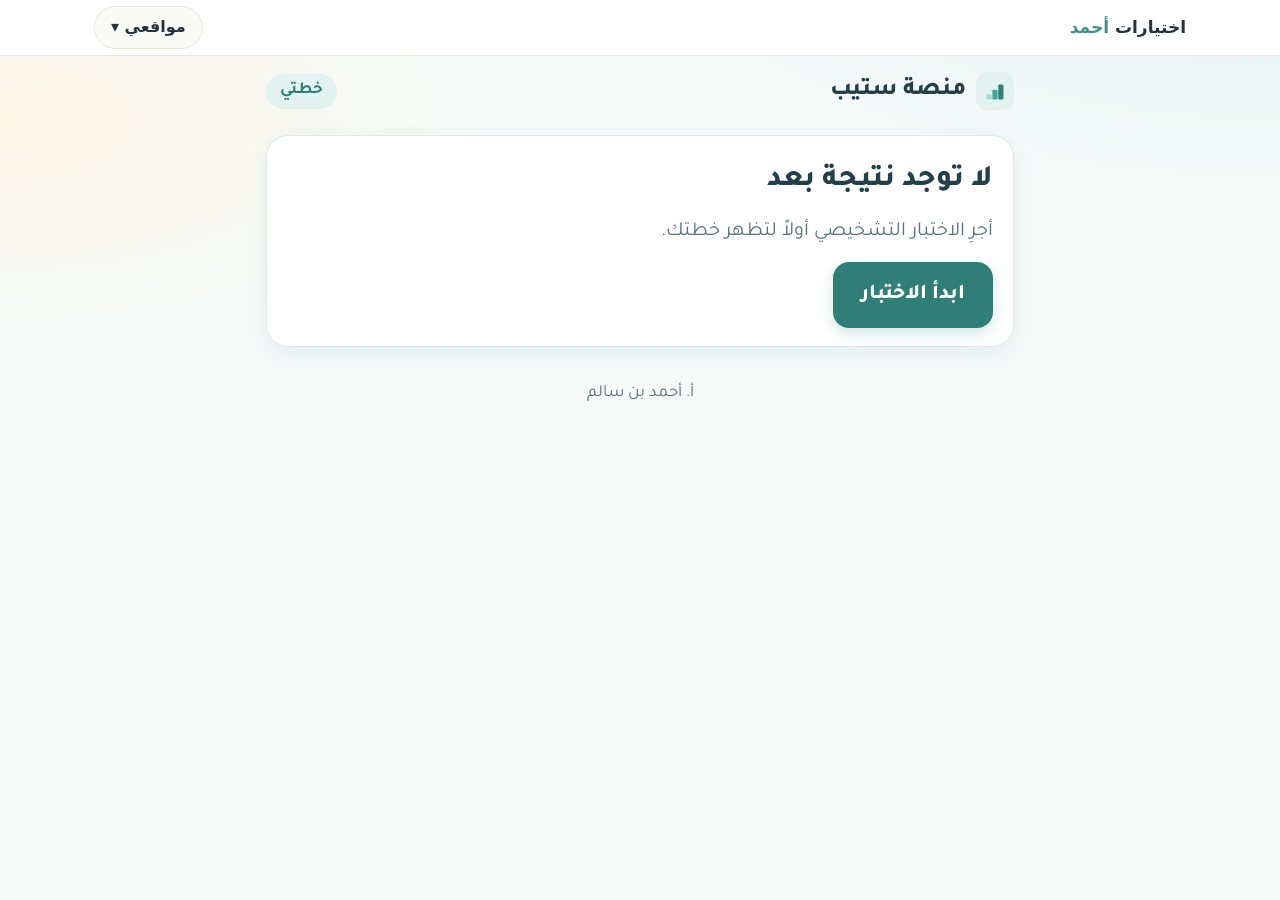
<file: plan.html>
<!doctype html>
<html lang="ar" dir="rtl"><head><meta charset="utf-8"><meta name="viewport" content="width=device-width,initial-scale=1">
<title>خطتي · منصة ستيب</title>
<link rel="stylesheet" href="assets/style.css"></head><body>
<header class="top"><a href="./">منصة ستيب</a><small>خطتي</small></header>
<main class="wrap" id="app"></main>
<footer>أ. أحمد بن سالم</footer>
<script src="assets/data.js"></script><script src="assets/practice.js"></script>
<script>
(function(){
var app=document.getElementById('app'),res=null;
try{res=JSON.parse(localStorage.getItem('stp.result')||'null')}catch(e){}
if(!res){app.innerHTML='<div class="card"><h2>لا توجد نتيجة بعد</h2><p>أجرِ الاختبار التشخيصي أولاً لتظهر خطتك.</p><a class="btn" href="test.html">ابدأ الاختبار</a></div>';return}
var SK={grammar:'القواعد',vocab:'المفردات',reading:'القراءة',listening:'الاستماع'};
var L=function(t){return t.replace(/([A-Za-z][A-Za-z'’ \/\-\.]*[A-Za-z.'])/g,'<bdi dir="ltr">$1</bdi>')};
var pct=function(a){return a[1]?Math.round(a[0]/a[1]*100):0};
var R=0,T=0;Object.keys(res.skills).forEach(function(k){R+=res.skills[k][0];T+=res.skills[k][1]});
var all=Math.round(R/T*100);
var level=all<45?{n:'مستوى التأسيس',d:'يُنصح بتقوية القواعد والمفردات الأساسية أولاً، ثم الانتقال إلى التدريب.'}:all<70?{n:'مستوى متوسط',d:'أساسك جيد، والتدريب المركّز على المجالات الأضعف يرفع نتيجتك بصورة ملحوظة.'}:{n:'مستوى متقدم',d:'مستواك يؤهلك للانتقال إلى التدريب على أنماط الأسئلة والاختبارات التجريبية.'};
var h='<section class="hero"><h1>نتيجتك: '+all+'%</h1><p><b>'+level.n+'</b><br>'+level.d+'</p></section>';
h+='<div class="card"><h2>مهاراتك</h2>';
var order=Object.keys(res.skills).sort(function(a,b){return pct(res.skills[a])-pct(res.skills[b])});
order.forEach(function(k){var p=pct(res.skills[k]);var c=p<50?'low':p<75?'mid':'high';
 h+='<div class="skill"><div class="row"><span>'+SK[k]+'</span><span>'+res.skills[k][0]+' / '+res.skills[k][1]+' ('+p+'%)</span></div><div class="bar"><i class="'+c+'" style="width:'+p+'%"></i></div></div>'});
h+='</div>';
var weak=Object.keys(res.topics).filter(function(t){return res.topics[t][0]<res.topics[t][1]&&TOPICS[t]});
h+='<div class="card" style="margin-top:12px"><h2>مواضع تحتاج مراجعة</h2>';
if(!weak.length)h+='<p>لم تُسجَّل أخطاء في أي موضوع. يمكنك الانتقال إلى التدريب المتقدم.</p>';
weak.forEach(function(t){var x=TOPICS[t];h+='<div class="rule"><b>'+x.n+'</b><div>'+L(x.r)+'</div>'+(x.e?'<div class="en" style="color:#5b6b7c;margin-top:4px">'+x.e+'</div>':'')+(PRAC[t]?'<div style="margin-top:6px"><a class="btn sec" style="padding:6px 16px;font-size:.9rem" href="practice.html?t='+t+'">تدرّب على هذا الموضوع</a></div>':'')+'</div>'});
h+='</div>';
var w1=SK[order[0]],w2=SK[order[1]]||w1;
var days=[['اليوم 1','راجع بطاقات القواعد أعلاه (10 دقائق) ثم أعد حل أسئلة ' +w1+' التي أخطأت فيها.'],
['اليوم 2','تدريب على ' +w1+': 20 دقيقة مع كتابة سبب كل خطأ.'],
['اليوم 3','تدريب على ' +w2+': 20 دقيقة.'],
['اليوم 4','احفظ 10 مفردات جديدة داخل جمل، وراجع مفردات الأمس.'],
['اليوم 5','قراءة نص قصير: حدّد الفكرة الرئيسة ثم الكلمات المفتاحية.'],
['اليوم 6','استماع: استمع مرتين ثم أجب، ثم اقرأ النص وتحقق.'],
['اليوم 7','أعد الاختبار التشخيصي وقارن نتيجتك بالأسبوع الماضي.']];
h+='<div class="card" style="margin-top:12px"><h2>خطة سبعة أيام</h2>';
days.forEach(function(d){h+='<div class="day"><span class="n">'+d[0]+'</span><span>'+d[1]+'</span></div>'});
h+='</div><p class="note" style="margin-top:14px">تدريبات القواعد والمفردات متاحة من زر «تدرّب»، أو من <a href="practice.html">صفحة التدريب</a>. وسيُضاف التدريب على القراءة والاستماع قريباً.</p>';
h+='<p style="text-align:center;margin-top:16px"><a class="btn sec" href="test.html">إعادة الاختبار</a></p>';
app.innerHTML=h;
})();
</script><script src="assets/ahmed-shell.js"></script><script src="assets/counter.js"></script></body></html>
</file>
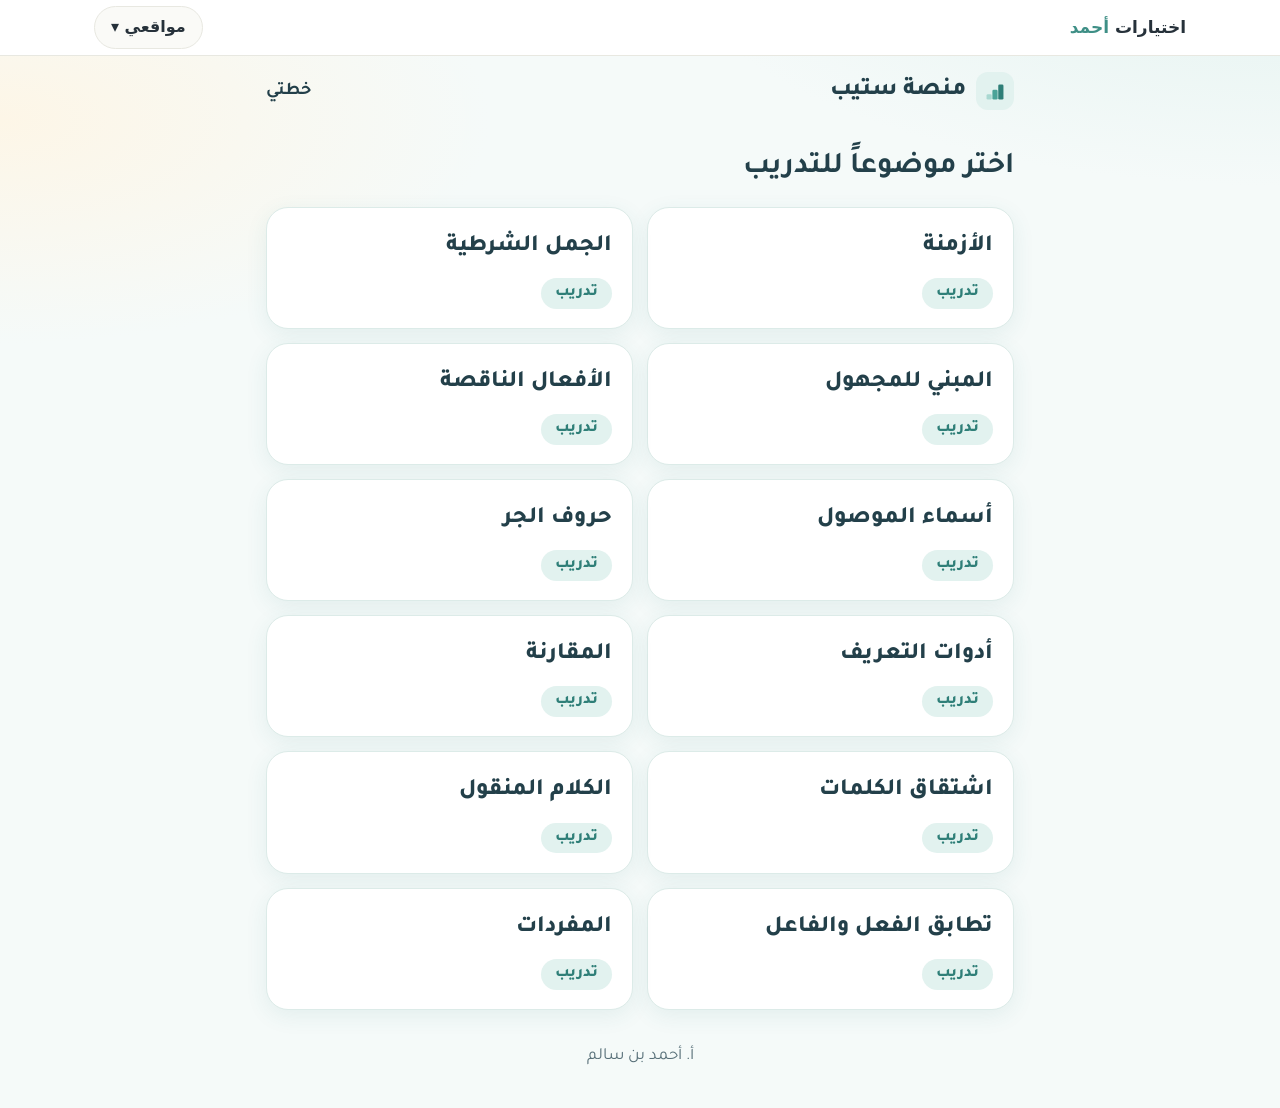
<file: practice.html>
<!doctype html>
<html lang="ar" dir="rtl"><head><meta charset="utf-8"><meta name="viewport" content="width=device-width,initial-scale=1">
<title>تدريب · منصة ستيب</title>
<link rel="stylesheet" href="assets/style.css">
<style>.opt.right{border-color:var(--ok);background:var(--okl)}.opt.wrong{border-color:var(--bad);background:var(--badl)}.fb{margin-top:12px;padding:10px 14px;border-radius:12px}.fb.ok{background:var(--okl)}.fb.no{background:var(--badl)}</style></head><body>
<header class="top"><a href="./">منصة ستيب</a><a href="plan.html" style="font-size:.9rem;font-weight:600">خطتي</a></header>
<main class="wrap" id="app"></main>
<footer>أ. أحمد بن سالم</footer>
<script src="assets/data.js"></script><script src="assets/practice.js"></script>
<script>
(function(){
var app=document.getElementById('app'),t=new URLSearchParams(location.search).get('t');
function shuf(a){a=a.slice();for(var i=a.length-1;i>0;i--){var j=Math.floor(Math.random()*(i+1));var x=a[i];a[i]=a[j];a[j]=x}return a}
var L=function(s){return s.replace(/([A-Za-z][A-Za-z'’ \/\-\.]*[A-Za-z.'])/g,'<bdi dir="ltr">$1</bdi>')};
var res=null;try{res=JSON.parse(localStorage.getItem('stp.result')||'null')}catch(e){}
if(!t||!PRAC[t]){
 var h='<h2 style="margin:6px 0 12px">اختر موضوعاً للتدريب</h2><div class="grid two">';
 var best={};try{best=JSON.parse(localStorage.getItem('stp.prac')||'{}')}catch(e){}
 Object.keys(PRAC).forEach(function(k){var w=res&&res.topics[k]&&res.topics[k][0]<res.topics[k][1];
  h+='<a class="card" style="text-decoration:none;color:inherit" href="?t='+k+'"><h3>'+TOPICS[k].n+'</h3><span class="tag'+(w?' soon':'')+'">'+(w?'يحتاج مراجعة':'تدريب')+'</span>'+(best[k]!=null?' <span class="tag">أفضل نتيجة '+best[k]+'/'+PRAC[k].length+'</span>':'')+'</a>'});
 app.innerHTML=h+'</div>';return}
var items=shuf(PRAC[t]).map(function(q){return{q:q,o:shuf(q.o),pick:null}}),i=0,right=0;
function render(){var it=items[i],done=it.pick!==null;
 var h='<div class="bar"><i style="width:'+(i/items.length*100)+'%"></i></div><div class="card" style="margin-top:14px"><span class="tag">'+TOPICS[t].n+'</span> <bdi dir="ltr" style="color:#5b6b7c;font-size:.85rem">'+(i+1)+' / '+items.length+'</bdi><div class="q en">'+it.q.q+'</div><div class="opts">';
 it.o.forEach(function(o,k){var c='opt';if(done){if(o===it.q.o[0])c+=' right';else if(k===it.pick)c+=' wrong'}h+='<button class="'+c+'" data-k="'+k+'"'+(done?' disabled':'')+'>'+o+'</button>'});
 h+='</div>';
 if(done){var ok=it.o[it.pick]===it.q.o[0];h+='<div class="fb '+(ok?'ok':'no')+'"><b>'+(ok?'إجابة صحيحة ✓':'الإجابة الصحيحة: ')+'</b>'+(ok?'':'<bdi dir="ltr">'+it.q.o[0]+'</bdi>')+'<div>'+L(it.q.e)+'</div></div>'+
  '<div class="nav"><span></span><button class="btn" id="nx">'+(i===items.length-1?'النتيجة ✓':'التالي →')+'</button></div>'}
 app.innerHTML=h+'</div>';
 app.querySelectorAll('.opt').forEach(function(b){b.onclick=function(){it.pick=+b.dataset.k;if(it.o[it.pick]===it.q.o[0])right++;render()}});
 var nx=document.getElementById('nx');if(nx)nx.onclick=function(){if(i<items.length-1){i++;render()}else end()};
}
function end(){
 try{var b=JSON.parse(localStorage.getItem('stp.prac')||'{}');if(b[t]==null||right>b[t])b[t]=right;localStorage.setItem('stp.prac',JSON.stringify(b))}catch(e){}
 var all=right===items.length;
 app.innerHTML='<div class="card" style="text-align:center"><h2>'+(all?'أداء ممتاز':'نتيجتك')+'</h2><p style="font-size:1.4rem"><bdi dir="ltr">'+right+' / '+items.length+'</bdi></p><p>'+(all?'أظهرت إتقاناً لهذا الموضوع.':'يُنصح بمراجعة بطاقة القاعدة ثم إعادة المحاولة.')+'</p><a class="btn" href="?t='+t+'">إعادة التدريب</a> <a class="btn sec" href="practice.html">موضوع آخر</a></div>'}
render();
})();
</script><script src="assets/ahmed-shell.js"></script><script src="assets/counter.js"></script></body></html>
</file>
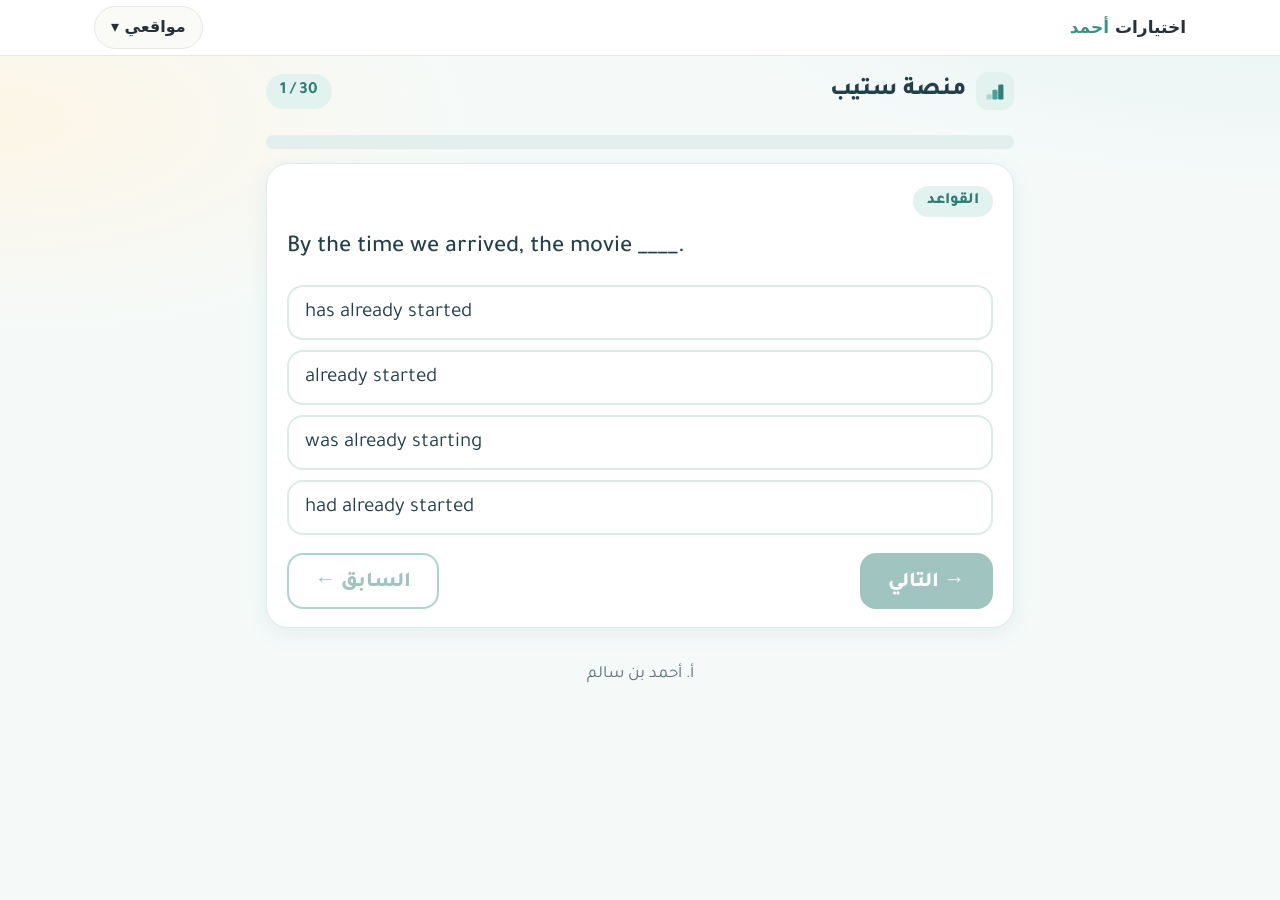
<file: test.html>
<!doctype html>
<html lang="ar" dir="rtl"><head><meta charset="utf-8"><meta name="viewport" content="width=device-width,initial-scale=1">
<title>الاختبار التشخيصي · منصة ستيب</title>
<link rel="stylesheet" href="assets/style.css"></head><body>
<header class="top"><a href="./">منصة ستيب</a><small id="pos"></small></header>
<main class="wrap">
<div class="bar"><i id="pb" style="width:0"></i></div>
<div id="app" class="card" style="margin-top:14px"></div>
</main>
<footer>أ. أحمد بن سالم</footer>
<script src="assets/data.js"></script>
<script>
(function(){
var D=window.DIAG, app=document.getElementById('app'), pb=document.getElementById('pb'), pos=document.getElementById('pos');
function shuf(a){a=a.slice();for(var i=a.length-1;i>0;i--){var j=Math.floor(Math.random()*(i+1));var x=a[i];a[i]=a[j];a[j]=x}return a}
var items=[];
D.grammar.forEach(function(q){items.push({s:'grammar',q:q})});
D.vocab.forEach(function(q){items.push({s:'vocab',q:q})});
D.reading.forEach(function(r,i){r.qs.forEach(function(q){items.push({s:'reading',q:q,p:r.p})})});
D.listening.forEach(function(r,i){r.qs.forEach(function(q){items.push({s:'listening',q:q,rec:r,id:i})})});
items.forEach(function(it){it.opts=shuf(it.q.o);it.pick=null});
var i=0, SK={grammar:'القواعد',vocab:'المفردات',reading:'القراءة',listening:'الاستماع'};
var plays={};
function speak(rec,rate){
 if(!window.speechSynthesis){alert('جهازك لا يدعم القراءة الصوتية');return}
 speechSynthesis.cancel();
 var vs=speechSynthesis.getVoices().filter(function(v){return /^en/i.test(v.lang)});
 var male=vs.filter(function(v){return /male|david|daniel|alex|google uk english male/i.test(v.name)})[0]||vs[0];
 var fem=vs.filter(function(v){return /female|zira|samantha|google us english|karen/i.test(v.name)})[0]||vs[1]||vs[0];
 rec.L.forEach(function(l){var u=new SpeechSynthesisUtterance(l[1]);u.lang='en-US';u.rate=rate||0.92;
  var v=(l[0]==='A')?male:fem; if(v)u.voice=v; speechSynthesis.speak(u)});
}
function render(){
 var it=items[i]; pb.style.width=(i/items.length*100)+'%'; pos.innerHTML='<bdi dir="ltr">'+(i+1)+' / '+items.length+'</bdi>';
 var h='<span class="tag">'+SK[it.s]+'</span>';
 if(it.s==='reading')h+='<div class="pass" style="margin-top:10px">'+it.p+'</div>';
 if(it.s==='listening'){var n=plays[it.id]||0;
  h+='<div class="audio" style="margin-top:10px"><button class="btn sec" id="pl">▶ استمع'+(n?' مرة أخرى':'')+'</button><span style="color:#5b6b7c;font-size:.85rem">يمكنك الاستماع مرتين'+(n?' · استمعت '+n:'')+'</span></div>';}
 h+='<div class="q en">'+it.q.q+'</div><div class="opts">';
 it.opts.forEach(function(o,k){h+='<button class="opt'+(it.pick===k?' sel':'')+'" data-k="'+k+'">'+o+'</button>'});
 h+='</div><div class="nav"><button class="btn sec" id="pv"'+(i?'':' disabled')+'>← السابق</button><button class="btn" id="nx"'+(it.pick===null?' disabled':'')+'>'+(i===items.length-1?'إنهاء ✓':'التالي →')+'</button></div>';
 app.innerHTML=h;
 app.querySelectorAll('.opt').forEach(function(b){b.onclick=function(){it.pick=+b.dataset.k;render()}});
 document.getElementById('pv').onclick=function(){if(i>0){i--;render()}};
 document.getElementById('nx').onclick=function(){if(i<items.length-1){i++;render();window.scrollTo(0,0)}else finish()};
 var pl=document.getElementById('pl');
 if(pl)pl.onclick=function(){if((plays[it.id]||0)>=2){alert('استنفدت مرتي الاستماع');return}plays[it.id]=(plays[it.id]||0)+1;speak(it.rec);render()};
}
function finish(){
 speechSynthesis&&speechSynthesis.cancel();
 var sk={},tp={};
 items.forEach(function(it){var ok=it.opts[it.pick]===it.q.o[0];
  sk[it.s]=sk[it.s]||[0,0];sk[it.s][1]++;if(ok)sk[it.s][0]++;
  tp[it.q.t]=tp[it.q.t]||[0,0];tp[it.q.t][1]++;if(ok)tp[it.q.t][0]++;});
 var res={at:Date.now(),skills:sk,topics:tp};
 try{localStorage.setItem('stp.result',JSON.stringify(res));
  var h=JSON.parse(localStorage.getItem('stp.hist')||'[]');h.push(res);localStorage.setItem('stp.hist',JSON.stringify(h.slice(-10)))}catch(e){}
 location.href='plan.html';
}
if(window.speechSynthesis)speechSynthesis.getVoices();
render();
})();
</script><script src="assets/ahmed-shell.js"></script><script src="assets/counter.js"></script></body></html>
</file>
<file: assets/style.css>
/* منصة ستيب — تصميم هادئ بألوان فاتحة وخطوط كبيرة */
@import url('https://fonts.googleapis.com/css2?family=Tajawal:wght@400;500;700;800&display=swap');

:root{
  --bg:#f5faf9;
  --card:#ffffff;
  --ink:#23404a;
  --mut:#587079;
  --line:#dcebe8;
  --p:#2f7f78;          /* أخضر مزرق هادئ */
  --p2:#4aa398;
  --pl:#e2f2ef;
  --sand:#fdf6e7;
  --sandd:#b9812a;
  --ok:#2e9e6b;--okl:#e4f6ec;
  --bad:#d9645f;--badl:#fdeeed;
  --warn:#e0a020;--warnl:#fff4d9;
  --shadow:0 6px 22px rgba(47,127,120,.09);
  --shadow2:0 10px 28px rgba(47,127,120,.16);
}
*{box-sizing:border-box}
html{font-size:20px;scroll-behavior:smooth}
body{
  margin:0;color:var(--ink);line-height:1.8;
  font-family:"Tajawal","Segoe UI",Tahoma,Arial,sans-serif;
  background:
    radial-gradient(900px 380px at 100% -80px,#e2f2ef 0,transparent 70%),
    radial-gradient(700px 320px at 0 120px,#fdf6e7 0,transparent 70%),
    var(--bg);
  background-repeat:no-repeat;
}
a{color:var(--p)}
.wrap{max-width:780px;margin:0 auto;padding:16px 16px 8px}

/* الترويسة */
header.top{display:flex;align-items:center;justify-content:space-between;padding:14px 16px 6px;max-width:780px;margin:0 auto}
header.top a{color:var(--ink);text-decoration:none;font-weight:800;font-size:1.2rem;display:flex;align-items:center;gap:10px}
header.top a:first-child::before{
  content:"";width:38px;height:38px;border-radius:12px;flex:none;
  background:#e2f2ef url("data:image/svg+xml,%3Csvg xmlns='http://www.w3.org/2000/svg' viewBox='0 0 40 40'%3E%3Crect x='7' y='25' width='8' height='8' rx='2' fill='%23a9d8d1'/%3E%3Crect x='16' y='18' width='8' height='15' rx='2' fill='%234aa398'/%3E%3Crect x='25' y='10' width='8' height='23' rx='2' fill='%232f7f78'/%3E%3C/svg%3E") center/26px no-repeat;
}
header.top small{color:var(--p);background:var(--pl);border-radius:20px;padding:2px 14px;font-weight:700;font-size:.85rem}

/* البطل */
.hero{
  position:relative;overflow:hidden;text-align:center;margin:10px 0 18px;
  background:linear-gradient(135deg,#e2f2ef 0%,#f3faf8 55%,#fdf6e7 100%);
  border:1px solid var(--line);border-radius:28px;padding:30px 20px 26px;box-shadow:var(--shadow);
}
.hero::before,.hero::after{content:"";position:absolute;border-radius:50%;pointer-events:none}
.hero::before{width:190px;height:190px;background:rgba(74,163,152,.10);top:-70px;left:-50px}
.hero::after{width:140px;height:140px;background:rgba(185,129,42,.09);bottom:-50px;right:-30px}
.hero>*{position:relative;z-index:1}
.hero h1{margin:0 0 10px;font-size:1.75rem;line-height:1.5;font-weight:800}
.hero p{margin:0 0 16px;color:var(--mut)}
.hero svg.stairs{width:150px;height:auto;display:block;margin:0 auto 6px}
.chips{display:flex;flex-wrap:wrap;justify-content:center;gap:8px;margin:0 0 20px}
.chip{background:#fff;border:1px solid var(--line);border-radius:30px;padding:2px 14px;font-size:.85rem;font-weight:700;color:var(--p)}

/* الأزرار */
.btn{
  display:inline-block;background:var(--p);color:#fff;border:2px solid var(--p);border-radius:16px;
  padding:12px 26px;font-size:1.05rem;font-weight:800;text-decoration:none;cursor:pointer;font-family:inherit;
  box-shadow:0 5px 14px rgba(47,127,120,.22);transition:transform .15s,box-shadow .15s,background .15s;
}
.btn:hover{transform:translateY(-2px);box-shadow:0 8px 18px rgba(47,127,120,.28)}
.btn.sec{background:#fff;color:var(--p);border:2px solid var(--p2);box-shadow:none}
.btn.sec:hover{background:var(--pl)}
.btn.ok{background:var(--ok);border-color:var(--ok)}
.btn:disabled{opacity:.45;cursor:default;transform:none;box-shadow:none}
.btn.big{padding:15px 34px;font-size:1.15rem}

/* الشبكة والبطاقات */
.grid{display:grid;grid-template-columns:1fr;gap:14px}
@media(min-width:640px){.grid.two{grid-template-columns:1fr 1fr}}
.card{
  background:var(--card);border:1px solid var(--line);border-radius:22px;padding:18px 20px;
  box-shadow:var(--shadow);transition:transform .18s,box-shadow .18s,border-color .18s;
}
a.card:hover{transform:translateY(-3px);box-shadow:var(--shadow2);border-color:var(--p2)}
.card h2,.card h3{margin:0 0 6px;font-weight:800}
.card p{margin:0 0 12px;color:var(--mut)}
.card .ico{
  width:52px;height:52px;border-radius:16px;background:var(--pl);display:flex;align-items:center;justify-content:center;
  font-size:1.6rem;margin-bottom:10px;
}
.card.soonc{background:#fcfdfc;box-shadow:none;border-style:dashed}
.card.soonc .ico{background:var(--sand)}
.tag{display:inline-block;background:var(--pl);color:var(--p);border-radius:20px;padding:1px 14px;font-size:.8rem;font-weight:800}
.tag.soon{background:var(--warnl);color:#9a6a00}

/* خطوات "كيف تعمل المنصة" */
.how{display:grid;gap:12px;margin:0 0 18px}
@media(min-width:640px){.how{grid-template-columns:repeat(3,1fr)}}
.how div{display:flex;align-items:center;gap:14px;background:#fff;border:1px solid var(--line);border-radius:20px;padding:10px 16px}
.how b{display:flex;flex:none;width:38px;height:38px;border-radius:50%;background:var(--p);color:#fff;align-items:center;justify-content:center}
.how span{color:var(--ink);font-size:.95rem;font-weight:500}
@media(min-width:640px){.how div{flex-direction:column;text-align:center;padding:14px 16px;gap:6px}}
.sec-title{margin:22px 4px 10px;font-size:1.2rem;font-weight:800}

/* الأسئلة */
.en{direction:ltr;text-align:left;unicode-bidi:isolate}
.q{font-size:1.2rem;margin:10px 0 16px;line-height:1.7;font-weight:500}
.opts{display:grid;gap:10px}
.opt{
  direction:ltr;text-align:left;background:#fff;border:2px solid var(--line);border-radius:16px;
  padding:13px 16px;font-size:1.05rem;cursor:pointer;font-family:inherit;color:var(--ink);min-height:54px;
  transition:border-color .15s,background .15s,transform .1s;
}
.opt:hover:not(:disabled){border-color:var(--p2);background:#f6fbfa}
.opt:active:not(:disabled){transform:scale(.99)}
.opt.sel{border-color:var(--p);background:var(--pl);font-weight:700}
.opt:disabled{cursor:default;color:var(--ink)}
.bar{height:14px;background:#e3efec;border-radius:10px;overflow:hidden}
.bar>i{display:block;height:100%;background:linear-gradient(90deg,var(--p2),var(--p));border-radius:10px;transition:width .35s}
.nav{display:flex;justify-content:space-between;gap:10px;margin-top:18px;direction:ltr}
.pass{direction:ltr;text-align:left;background:var(--sand);border:1px solid #f1e3bd;border-radius:16px;padding:14px 16px;margin-bottom:12px;font-size:1rem;line-height:1.8}

/* التقرير والخطة */
.skill{margin:14px 0}
.skill .row{display:flex;justify-content:space-between;font-weight:700;margin-bottom:4px}
.skill .bar>i.low{background:linear-gradient(90deg,#e49390,var(--bad))}
.skill .bar>i.mid{background:linear-gradient(90deg,#efc66a,var(--warn))}
.skill .bar>i.high{background:linear-gradient(90deg,#6fcb9d,var(--ok))}
.rule{background:#fbfdfc;border:1px solid var(--line);border-right:6px solid var(--p2);border-radius:16px;padding:12px 16px;margin:12px 0}
.rule b{color:var(--p)}
.day{display:flex;gap:14px;align-items:flex-start;padding:12px 0;border-bottom:1px dashed var(--line)}
.day:last-child{border:0}
.day .n{background:var(--pl);color:var(--p);font-weight:800;border-radius:14px;min-width:76px;text-align:center;padding:2px 8px;flex:none}
footer{text-align:center;color:var(--mut);font-size:.85rem;padding:24px 16px 36px}
.note{background:var(--warnl);border-radius:14px;padding:10px 14px;font-size:.9rem;color:#6d5410}
.audio{display:flex;gap:10px;align-items:center;flex-wrap:wrap;margin-bottom:12px}

:focus-visible{outline:3px solid #8cc9c1;outline-offset:2px}
@media(max-width:480px){
  .hero{padding:24px 14px 22px;border-radius:24px}
  .hero h1{font-size:1.5rem}
  .btn.big{width:100%}
}
@media(prefers-reduced-motion:reduce){*{transition:none!important;scroll-behavior:auto!important}}

/* عدّاد الزوار */
.visits{display:inline-block;background:#fff;border:1px solid var(--line);border-radius:30px;padding:2px 16px;margin-bottom:10px;font-size:.9rem;color:var(--mut)}
.visits b{color:var(--p);font-weight:800;margin-inline-start:4px}
footer .visits{display:table;margin:0 auto 10px}
</file>
